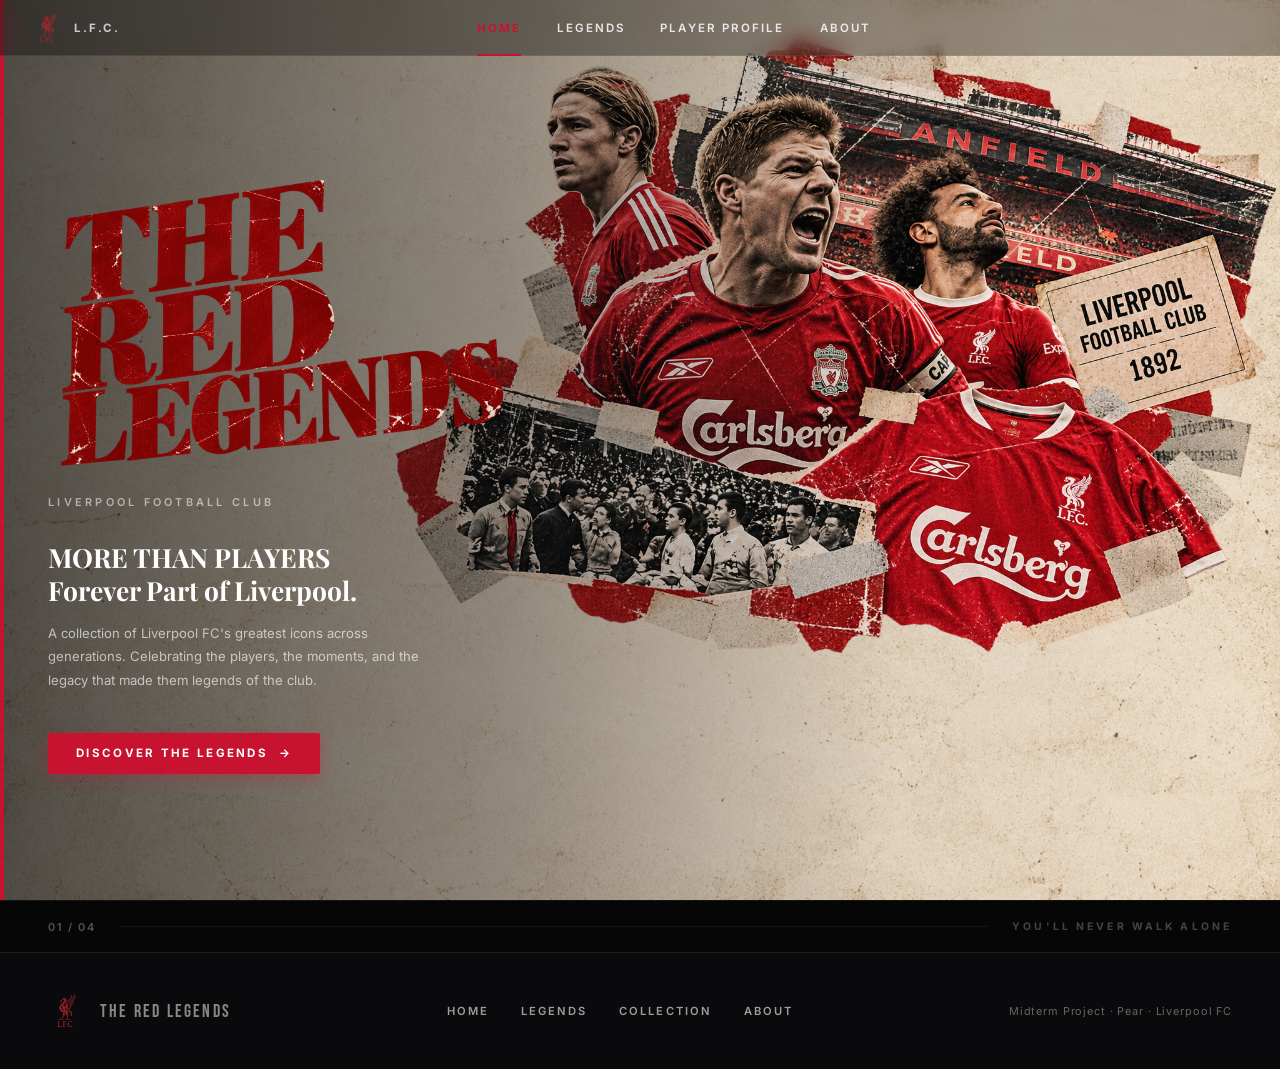
<file: index.html>
<!DOCTYPE html>
<html lang="en">
<head>
  <meta charset="UTF-8" />
  <meta name="viewport" content="width=device-width, initial-scale=1.0" />
  <title>The Red Legends — Liverpool FC</title>
  <link rel="stylesheet" href="css/global.css" />
  <link rel="stylesheet" href="css/home.css" />
  <style>
    .site-nav {
      background: rgba(0, 0, 0, 0.35) !important;
      border-bottom: 1px solid rgba(255,255,255,0.08) !important;
    }
  </style>
</head>
<body class="home-page">

<nav class="site-nav"></nav>

<div class="home-wrap">

  <section class="home-hero">

    <div class="hero-scrapbook-bg">
      <img src="image/Element/Liverpool FC Vintage Scrapbook Collage.png"
           alt="Liverpool FC Vintage Scrapbook Collage" />
    </div>

    <div class="hero-grad"></div>

    <div class="hero-stripe"></div>

    <div class="hero-content">
      <img src="image/Element/Distressed Red Legends Typography.png"
           alt="THE RED LEGENDS"
           style="max-width:520px;width:100%;height:auto;display:block;margin-bottom:1.25rem;" />
      <p class="hero-club">Liverpool Football Club</p>
      <p class="hero-tagline">MORE THAN PLAYERS<br>Forever Part of Liverpool.</p>
      <p class="hero-desc">
A collection of Liverpool FC's greatest icons across generations. Celebrating the players, the moments, and the legacy that made them legends of the club.
      </p>
      <a href="story.html" class="btn-cta">DISCOVER THE LEGENDS &nbsp;→</a>
    </div>

  </section>

  <div class="home-bottom-bar">
    <span class="bottom-bar-num">01 / 04</span>
    <div class="bottom-bar-line"></div>
    <span class="bottom-bar-text">YOU'LL NEVER WALK ALONE</span>
  </div>

</div>

<footer class="site-footer">
  <div class="footer-left">
    <img class="footer-logo" src="image/Element/Logo.png" alt="LFC" />
    <span class="footer-brand">THE RED LEGENDS</span>
  </div>
  <nav class="footer-nav">
    <a href="index.html">Home</a>
    <a href="story.html">Legends</a>
    <a href="collection.html">Collection</a>
    <a href="about.html">About</a>
  </nav>
  <span class="footer-copy">Midterm Project · Pear · Liverpool FC</span>
</footer>

<script src="script.js"></script>
</body>
</html>
</file>
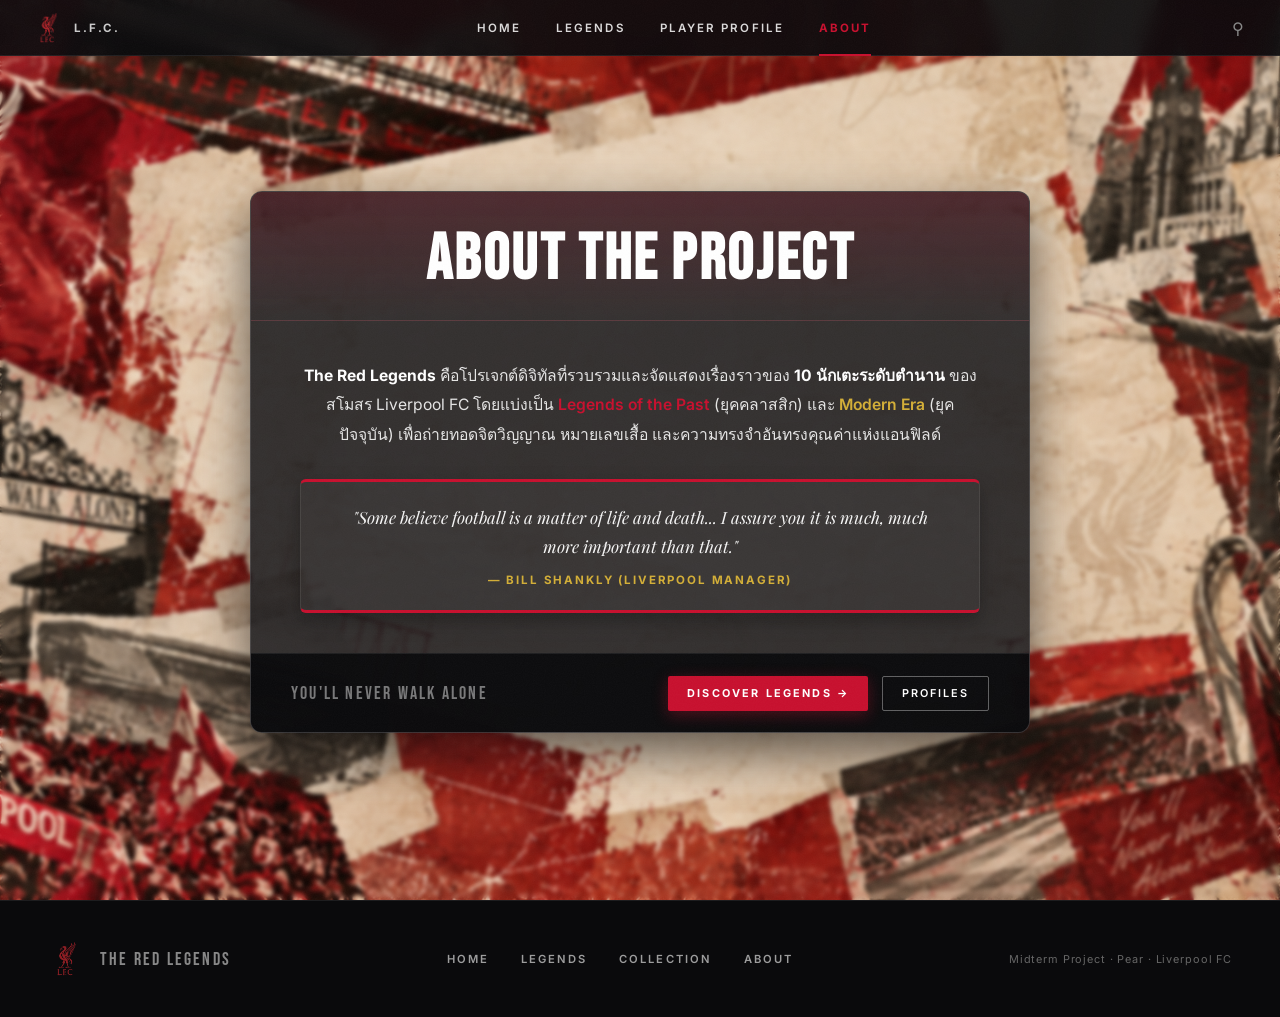
<file: about.html>
<!DOCTYPE html>
<html lang="en">
<head>
  <meta charset="UTF-8" />
  <meta name="viewport" content="width=device-width, initial-scale=1.0" />
  <title>About — The Red Legends</title>
  <link rel="stylesheet" href="css/global.css" />
  <link rel="stylesheet" href="css/about.css" />
</head>
<body class="about-page">

<nav class="site-nav"></nav>

<div class="about-wrap">

  <div class="about-card-container">

    <div class="about-compact-header">
      <div class="ach-left">
        <h1 class="ach-title">ABOUT THE PROJECT</h1>
      </div>
    </div>

    <div class="about-bento">

      <div class="bento-left">
        <p class="bento-desc">
          <strong>The Red Legends</strong> คือโปรเจกต์ดิจิทัลที่รวบรวมและจัดแสดงเรื่องราวของ 
          <strong>10 นักเตะระดับตำนาน</strong> ของสโมสร Liverpool FC โดยแบ่งเป็น 
          <span style="color:var(--red);font-weight:600;">Legends of the Past</span> (ยุคคลาสสิก) และ 
          <span style="color:var(--gold);font-weight:600;">Modern Era</span> (ยุคปัจจุบัน) 
          เพื่อถ่ายทอดจิตวิญญาณ หมายเลขเสื้อ และความทรงจำอันทรงคุณค่าแห่งแอนฟิลด์
        </p>

        <div class="bento-quote">
          <p>"Some believe football is a matter of life and death... I assure you it is much, much more important than that."</p>
          <span>— Bill Shankly (Liverpool Manager)</span>
        </div>
      </div>

    </div>

    <div class="about-action-footer">
      <span class="ynwa-text">YOU'LL NEVER WALK ALONE</span>
      <div class="action-btns">
        <a href="story.html" class="btn-cta" style="padding:0.6rem 1.2rem;font-size:0.68rem;">DISCOVER LEGENDS →</a>
        <a href="collection.html" class="btn-outline" style="padding:0.6rem 1.2rem;font-size:0.68rem;">PROFILES</a>
      </div>
    </div>

  </div>

</div>

<footer class="site-footer">
  <div class="footer-left">
    <img class="footer-logo" src="image/Element/Logo.png" alt="LFC" />
    <span class="footer-brand">THE RED LEGENDS</span>
  </div>
  <nav class="footer-nav">
    <a href="index.html">Home</a>
    <a href="story.html">Legends</a>
    <a href="collection.html">Collection</a>
    <a href="about.html">About</a>
  </nav>
  <span class="footer-copy">Midterm Project · Pear · Liverpool FC</span>
</footer>

<script src="script.js"></script>
</body>
</html>
</file>
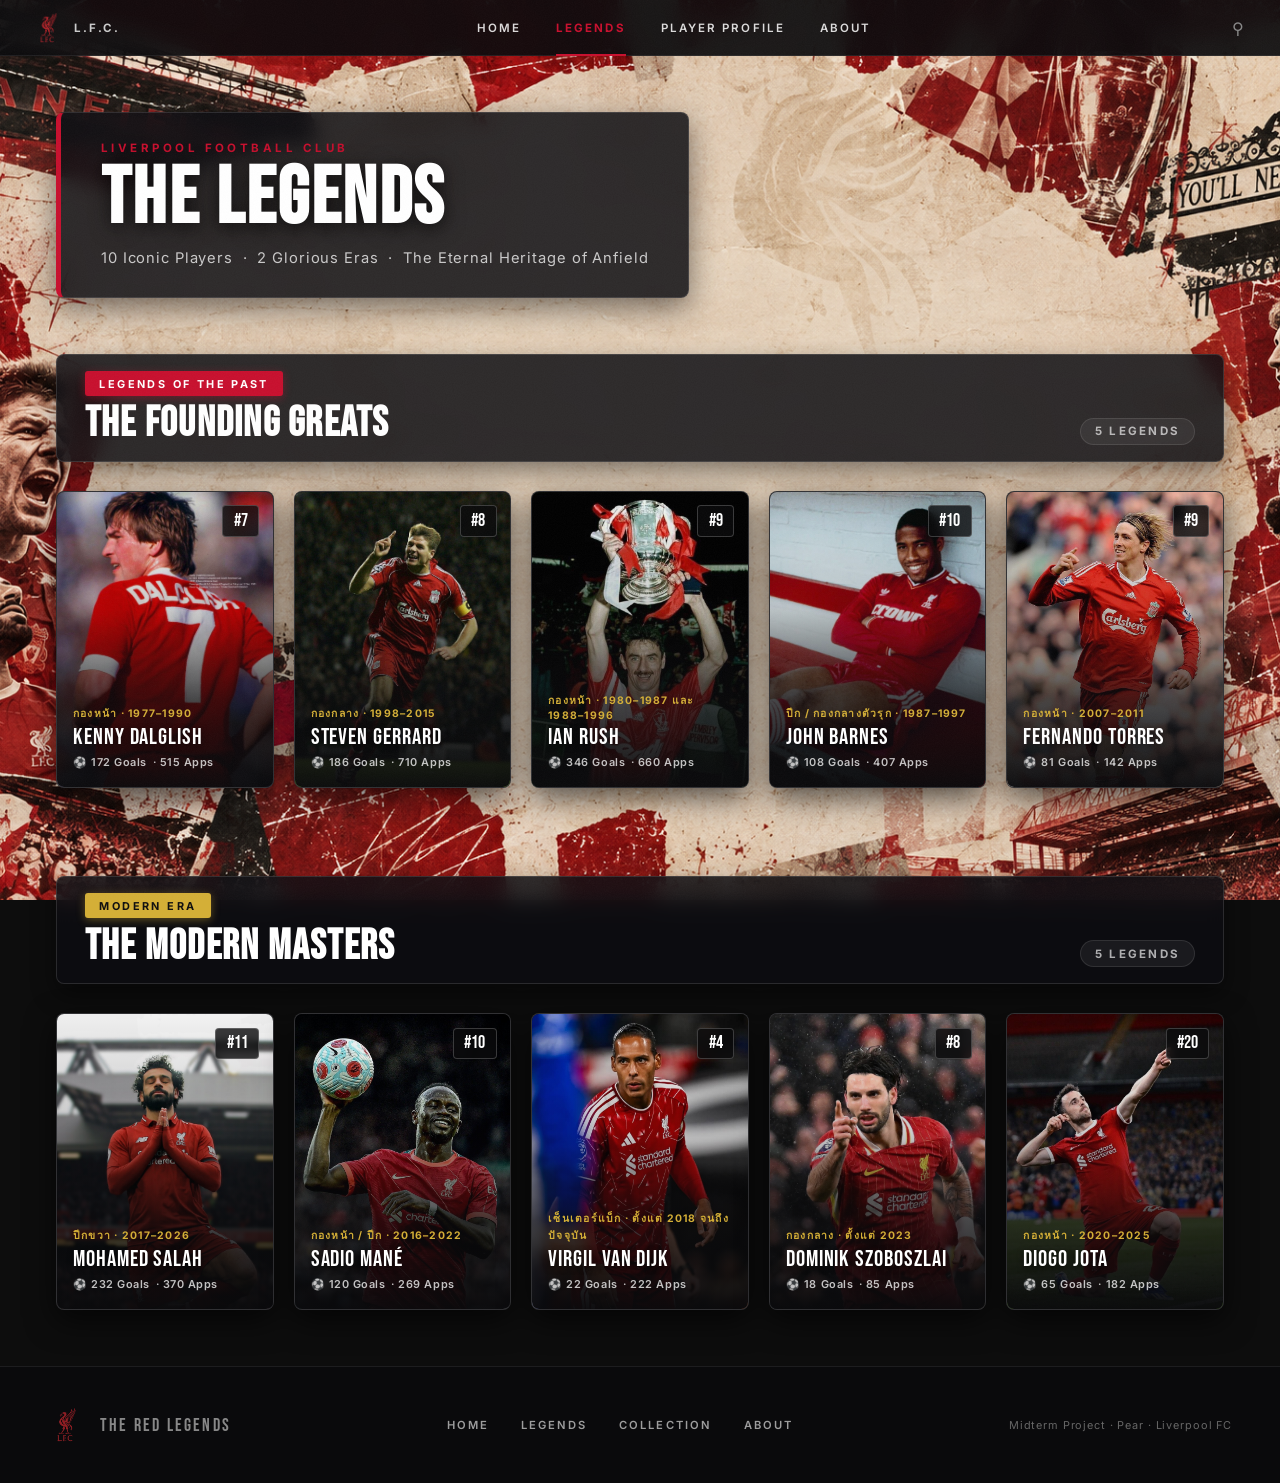
<file: story.html>
<!DOCTYPE html>
<html lang="en">
<head>
  <meta charset="UTF-8" />
  <meta name="viewport" content="width=device-width, initial-scale=1.0" />
  <title>Legends — The Red Legends</title>
  <link rel="stylesheet" href="css/global.css" />
  <link rel="stylesheet" href="css/legends.css" />
</head>
<body class="story-page">

<nav class="site-nav"></nav>

<div class="legends-wrap">

  <div class="legends-page-hero">
    <div class="legends-page-hero-inner">
      <div class="lph-label">Liverpool Football Club</div>
      <h1 class="lph-title">THE LEGENDS</h1>
      <p class="lph-sub">10 Iconic Players &nbsp;·&nbsp; 2 Glorious Eras &nbsp;·&nbsp; The Eternal Heritage of Anfield</p>
    </div>
  </div>

  <section class="era-section" id="section-past">
    <div class="era-header">
      <div>
        <div class="era-badge">Legends of the Past</div>
        <h2 class="era-title">THE FOUNDING GREATS</h2>
      </div>
      <span class="era-count">5 LEGENDS</span>
    </div>
    <div class="players-grid" id="grid-past"></div>
  </section>

  <section class="era-section" id="section-modern">
    <div class="era-header">
      <div>
        <div class="era-badge gold">Modern Era</div>
        <h2 class="era-title">THE MODERN MASTERS</h2>
      </div>
      <span class="era-count">5 LEGENDS</span>
    </div>
    <div class="players-grid" id="grid-modern"></div>
  </section>

</div>

<footer class="site-footer">
  <div class="footer-left">
    <img class="footer-logo" src="image/Element/Logo.png" alt="LFC" />
    <span class="footer-brand">THE RED LEGENDS</span>
  </div>
  <nav class="footer-nav">
    <a href="index.html">Home</a>
    <a href="story.html">Legends</a>
    <a href="collection.html">Collection</a>
    <a href="about.html">About</a>
  </nav>
  <span class="footer-copy">Midterm Project · Pear · Liverpool FC</span>
</footer>

<script src="script.js"></script>
<script>
  function makeCard(p) {
    return `
      <a href="collection.html?id=${p.id}" class="player-card" title="${p.name}">
        <img class="player-card-img" src="${p.mainImage}" alt="${p.name}" loading="lazy" />
        <div class="player-card-overlay"></div>
        <div class="player-card-num-badge">#${p.number}</div>
        <div class="player-card-info">
          <div class="player-card-meta">${p.position} · ${p.years}</div>
          <div class="player-card-name">${p.name}</div>
          <div class="player-card-stat">
            <span>⚽ ${p.goals} Goals</span>
            <span>· ${p.appearances} Apps</span>
          </div>
        </div>
        <div class="player-card-cta">View Profile →</div>
      </a>`;
  }

  document.getElementById('grid-past').innerHTML   = getPastPlayers().map(makeCard).join('');
  document.getElementById('grid-modern').innerHTML = getModernPlayers().map(makeCard).join('');
</script>
</body>
</html>
</file>
<file: css/global.css>
@import url('https://fonts.googleapis.com/css2?family=Bebas+Neue&family=Playfair+Display:ital,wght@0,700;0,900;1,700;1,900&family=Inter:wght@300;400;500;600;700&family=Caveat:wght@400;600;700&display=swap');

:root {
  --red:          #C8102E;
  --red-dk:       #8B0A1E;
  --white:        #ffffff;
  --cream:        #F0EBE0;
  --cream2:       #E5DDD0;
  --dark:         #0d0d0d;
  --dark2:        #141416;
  --dark3:        #1e1e22;
  --gold:         #D4AF37;
  --grey:         #888888;
  --font-display: 'Bebas Neue', sans-serif;
  --font-story:   'Playfair Display', serif;
  --font-body:    'Inter', sans-serif;
  --font-hand:    'Caveat', cursive;
  --ease:         cubic-bezier(0.4, 0, 0.2, 1);
}

*, *::before, *::after {
  box-sizing: border-box;
  margin: 0;
  padding: 0;
}

html {
  scroll-behavior: smooth;
}

body {
  font-family: var(--font-body);
  color: var(--white);
  overflow-x: hidden;
  background-color: #0d0d0d;
  background-image: url('../image/Background.png');
  background-size: cover;
  background-position: center top;
  background-attachment: fixed;
  background-repeat: no-repeat;
}

a {
  text-decoration: none;
  color: inherit;
}

img {
  display: block;
  max-width: 100%;
}

ul {
  list-style: none;
}

button {
  cursor: pointer;
  font-family: var(--font-body);
}

body::after {
  content: '';
  position: fixed;
  inset: 0;
  pointer-events: none;
  z-index: 9000;
  opacity: 0.035;
  background-image: url("data:image/svg+xml,%3Csvg xmlns='http://www.w3.org/2000/svg' width='200' height='200'%3E%3Cfilter id='n'%3E%3CfeTurbulence type='fractalNoise' baseFrequency='0.9' numOctaves='4' stitchTiles='stitch'/%3E%3CfeColorMatrix type='saturate' values='0'/%3E%3C/filter%3E%3Crect width='200' height='200' filter='url(%23n)'/%3E%3C/svg%3E");
}

.site-nav {
  position: fixed;
  top: 0; left: 0; right: 0;
  z-index: 1000;
  height: 56px;
  display: flex;
  align-items: center;
  justify-content: space-between;
  padding: 0 2rem;
  background: rgba(10, 10, 12, 0.92);
  backdrop-filter: blur(10px);
  border-bottom: 1px solid rgba(255,255,255,0.08);
}

.nav-logo {
  display: flex;
  align-items: center;
  gap: 0.6rem;
}

.nav-logo img {
  height: 32px;
  width: auto;
}

.nav-logo-text {
  font-size: 0.72rem;
  font-weight: 700;
  letter-spacing: 0.18em;
  color: #ccc;
}

.nav-links {
  display: flex;
  gap: 0;
}

.nav-link {
  font-size: 0.72rem;
  font-weight: 600;
  letter-spacing: 0.18em;
  text-transform: uppercase;
  color: rgba(255, 255, 255, 0.85);
  padding: 0 1.1rem;
  height: 56px;
  display: flex;
  align-items: center;
  position: relative;
  transition: color 0.2s;
}

.nav-link::after {
  content: '';
  position: absolute;
  bottom: 0; left: 1.1rem; right: 1.1rem;
  height: 2px;
  background: var(--red);
  transform: scaleX(0);
  transition: transform 0.25s var(--ease);
}

.nav-link:hover { color: var(--white); }
.nav-link:hover::after { transform: scaleX(1); }
.nav-link.active { color: var(--red); font-weight: 700; }
.nav-link.active::after { transform: scaleX(1); }

.nav-actions {
  display: flex;
  align-items: center;
  gap: 0.9rem;
}

.nav-icon {
  background: none;
  border: none;
  color: #888;
  font-size: 1rem;
  padding: 0.25rem;
  transition: color 0.2s;
}
.nav-icon:hover { color: var(--white); }

.hamburger {
  display: none;
  flex-direction: column;
  gap: 4px;
  background: none;
  border: none;
  padding: 4px;
}
.hamburger span {
  display: block;
  width: 22px; height: 2px;
  background: #aaa;
  transition: 0.2s;
}

@media (max-width: 768px) {
  .nav-links {
    display: none;
    position: fixed;
    top: 56px; left: 0; right: 0;
    background: rgba(14, 14, 18, 0.98);
    backdrop-filter: blur(12px);
    flex-direction: column;
    padding: 1.5rem 2rem;
    border-bottom: 1px solid rgba(255,255,255,0.1);
    box-shadow: 0 20px 40px rgba(0,0,0,0.7);
  }
  .nav-links.open { display: flex; }
  .hamburger { display: flex; }
  .nav-link { height: 44px; padding: 0; }
  .nav-link::after { display: none; }
}

.btn-cta {
  display: inline-flex;
  align-items: center;
  gap: 0.75rem;
  background: var(--red);
  color: var(--white);
  font-size: 0.72rem;
  font-weight: 700;
  letter-spacing: 0.2em;
  text-transform: uppercase;
  padding: 0.85rem 1.75rem;
  border: none;
  border-radius: 2px;
  box-shadow: 0 4px 15px rgba(200,16,46,0.35);
  transition: all 0.25s var(--ease);
}
.btn-cta:hover {
  background: var(--red-dk);
  transform: translateY(-2px);
  box-shadow: 0 8px 25px rgba(200,16,46,0.5);
  color: var(--white);
}

.btn-outline {
  display: inline-flex;
  align-items: center;
  gap: 0.5rem;
  background: transparent;
  color: var(--white);
  font-size: 0.7rem;
  font-weight: 600;
  letter-spacing: 0.18em;
  text-transform: uppercase;
  padding: 0.7rem 1.4rem;
  border: 1px solid rgba(255,255,255,0.35);
  border-radius: 2px;
  transition: all 0.25s var(--ease);
}
.btn-outline:hover {
  border-color: var(--white);
  background: rgba(255,255,255,0.08);
  transform: translateY(-2px);
  color: var(--white);
}

.btn-dark {
  display: inline-flex;
  align-items: center;
  gap: 0.5rem;
  background: var(--dark);
  color: var(--white);
  font-size: 0.7rem;
  font-weight: 600;
  letter-spacing: 0.18em;
  text-transform: uppercase;
  padding: 0.7rem 1.4rem;
  border: 1px solid #333;
  border-radius: 2px;
  transition: 0.2s;
}

.site-footer {
  background: #0a0a0c;
  padding: 2.5rem 3rem;
  display: flex;
  align-items: center;
  justify-content: space-between;
  border-top: 1px solid rgba(255,255,255,0.08);
  flex-wrap: wrap;
  gap: 1.5rem;
  position: relative;
  z-index: 10;
}

.footer-left {
  display: flex;
  align-items: center;
  gap: 1rem;
}
.footer-logo {
  height: 36px;
  opacity: 0.85;
}

.footer-brand {
  font-family: var(--font-display);
  font-size: 1.15rem;
  letter-spacing: 0.12em;
  color: #888;
}

.footer-nav {
  display: flex;
  gap: 2rem;
}
.footer-nav a {
  font-size: 0.7rem;
  font-weight: 600;
  letter-spacing: 0.18em;
  text-transform: uppercase;
  color: rgba(255,255,255,0.6);
  transition: color 0.2s;
}
.footer-nav a:hover { color: var(--red); }

.footer-copy {
  font-size: 0.68rem;
  color: #666;
  letter-spacing: 0.08em;
}

@media (max-width: 768px) {
  .site-footer {
    flex-direction: column;
    align-items: flex-start;
    padding: 2rem 1.5rem;
  }
}

.lightbox {
  display: none;
  position: fixed;
  inset: 0;
  z-index: 9999;
  background: rgba(0,0,0,0.96);
  align-items: center;
  justify-content: center;
  backdrop-filter: blur(8px);
}
.lightbox.open { display: flex; }
.lb-img {
  max-width: 90vw;
  max-height: 88vh;
  object-fit: contain;
  border-radius: 4px;
  box-shadow: 0 20px 60px rgba(0,0,0,0.8);
}
.lb-close {
  position: absolute;
  top: 1.5rem; right: 2rem;
  background: none;
  border: none;
  color: var(--white);
  font-size: 2.2rem;
  opacity: 0.7;
  transition: opacity 0.2s, transform 0.2s;
  line-height: 1;
}
.lb-close:hover {
  opacity: 1;
  transform: scale(1.1);
}
</file>
<file: css/home.css>
.home-page .site-nav,
body.is-home .site-nav {
  background: rgba(0, 0, 0, 0.35) !important;
  border-bottom: 1px solid rgba(255,255,255,0.08) !important;
}

.home-wrap {
  padding-top: 0;
  position: relative;
  overflow: hidden;
}

.home-hero {
  position: relative;
  min-height: 100vh;
  display: flex;
  align-items: center;
  overflow: hidden;
}

.hero-scrapbook-bg {
  position: absolute;
  inset: 0;
  z-index: 0;
  overflow: hidden;
}

.hero-scrapbook-bg img {
  position: absolute;
  top: 3%;
  bottom: 0;
  left: 26%;
  width: 75%;
  object-fit: cover;
  object-position: center;
  max-width: none;
}

.hero-grad {
  position: absolute;
  inset: 0;
  z-index: 1;
  pointer-events: none;
  background: linear-gradient(
    to right,
    rgba(10, 10, 10, 0.70) 0%,
    rgba(10, 10, 10, 0.40) 40%,
    rgba(0, 0, 0, 0.05) 70%,
    transparent 100%
  );
}

.hero-stripe {
  position: absolute;
  left: 0; top: 0; bottom: 0;
  width: 4px;
  background: var(--red);
  z-index: 3;
}

.hero-content {
  position: relative;
  z-index: 2;
  padding: calc(56px + 3rem) 3rem 4rem;
  max-width: 560px;
}

.hero-title {
  font-family: var(--font-display);
  font-size: clamp(4.5rem, 11vw, 9rem);
  line-height: 0.88;
  color: var(--white);
  margin-bottom: 1.25rem;
}
.hero-title .t-red { color: var(--red); }

.hero-club {
  font-size: 0.68rem;
  font-weight: 600;
  letter-spacing: 0.3em;
  text-transform: uppercase;
  color: rgba(255,255,255,0.55);
  margin-bottom: 2rem;
}

.hero-tagline {
  font-family: var(--font-story);
  font-size: clamp(1.2rem, 2.5vw, 1.65rem);
  font-weight: 700;
  line-height: 1.25;
  color: var(--white);
  margin-bottom: 0.9rem;
}

.hero-desc {
  font-size: 0.82rem;
  line-height: 1.8;
  color: rgba(255,255,255,0.65);
  margin-bottom: 2.5rem;
  max-width: 380px;
}

.home-bottom-bar {
  height: 52px;
  background: rgba(0,0,0,0.55);
  border-top: 1px solid rgba(255,255,255,0.06);
  display: flex;
  align-items: center;
  padding: 0 3rem;
  gap: 1.5rem;
}
.bottom-bar-num  { font-size: 0.68rem; font-weight: 600; letter-spacing: 0.15em; color: #555; white-space: nowrap; }
.bottom-bar-line { flex: 1; height: 1px; background: rgba(255,255,255,0.06); }
.bottom-bar-text { font-size: 0.65rem; font-weight: 700; letter-spacing: 0.3em; text-transform: uppercase; color: #444; white-space: nowrap; }

@media (max-width: 768px) {
  .hero-content { padding: calc(56px + 2rem) 1.5rem 3rem; }
  .home-bottom-bar { padding: 0 1.5rem; }
}
</file>
<file: css/about.css>
body.about-page {
  background-image: url('../image/AboutPage_Background.png') !important;
  background-size: cover;
  background-position: center top;
  background-attachment: fixed;
  background-repeat: no-repeat;
}

.about-wrap {
  padding-top: 56px;
  min-height: 100vh;
  backdrop-filter: blur(2px);
  display: flex;
  flex-direction: column;
  justify-content: center;
  align-items: center;
  padding-bottom: 2rem;
}

.about-card-container {
  max-width: 780px;
  width: 90%;
  margin: 2.5rem auto;
  background: rgba(20, 20, 24, 0.85);
  border: 1px solid rgba(255,255,255,0.12);
  border-radius: 12px;
  box-shadow: 0 20px 50px rgba(0,0,0,0.6);
  overflow: hidden;
}

.about-compact-header {
  padding: 2.4rem 2.5rem 1.8rem;
  border-bottom: 1px solid rgba(255,255,255,0.08);
  background: linear-gradient(180deg, rgba(200,16,46,0.18) 0%, transparent 100%);
  display: flex;
  flex-direction: column;
  align-items: center;
  justify-content: center;
  text-align: center;
}

.ach-left {
  display: flex;
  flex-direction: column;
  align-items: center;
  justify-content: center;
  text-align: center;
  width: 100%;
}

.ach-left .ach-tag {
  font-size: 0.72rem;
  font-weight: 700;
  letter-spacing: 0.28em;
  text-transform: uppercase;
  color: var(--red);
  margin-bottom: 0.35rem;
  text-align: center;
}

.ach-left .ach-title {
  font-family: var(--font-display);
  font-size: clamp(2.5rem, 5.5vw, 4rem);
  line-height: 0.95;
  color: var(--white);
  letter-spacing: 0.04em;
  text-align: center;
}

.about-bento {
  padding: 2.5rem 3rem;
  display: flex;
  flex-direction: column;
  align-items: center;
  text-align: center;
}

.bento-left {
  display: flex;
  flex-direction: column;
  align-items: center;
  text-align: center;
  gap: 1.8rem;
  max-width: 680px;
}

.bento-desc {
  font-size: 0.98rem;
  line-height: 1.9;
  color: rgba(255,255,255,0.88);
}
.bento-desc strong { color: var(--white); }

.bento-quote {
  background: rgba(255,255,255,0.03);
  border: 1px solid rgba(255,255,255,0.08);
  border-top: 3px solid var(--red);
  border-bottom: 3px solid var(--red);
  padding: 1.35rem 2rem;
  border-radius: 6px;
  width: 100%;
  box-shadow: 0 8px 20px rgba(0,0,0,0.3);
}

.bento-quote p {
  font-family: var(--font-story);
  font-style: italic;
  font-size: 1.05rem;
  color: rgba(255,255,255,0.95);
  line-height: 1.7;
  margin-bottom: 0.5rem;
}

.bento-quote span {
  font-size: 0.72rem;
  font-weight: 700;
  letter-spacing: 0.16em;
  text-transform: uppercase;
  color: var(--gold);
}

.about-action-footer {
  padding: 1.35rem 2.5rem;
  background: rgba(10, 10, 12, 0.95);
  border-top: 1px solid rgba(255,255,255,0.08);
  display: flex;
  align-items: center;
  justify-content: space-between;
  flex-wrap: wrap;
  gap: 1rem;
}

.ynwa-text {
  font-family: var(--font-display);
  font-size: 1.15rem;
  letter-spacing: 0.12em;
  color: rgba(255,255,255,0.45);
}

.action-btns {
  display: flex;
  gap: 0.85rem;
}

@media (max-width: 768px) {
  .about-bento { padding: 1.75rem 1.5rem; }
  .about-compact-header, .about-action-footer { padding: 1.5rem; }
  .about-action-footer { flex-direction: column; text-align: center; }
  .bento-quote { padding: 1.1rem 1.25rem; }
}
</file>
<file: css/legends.css>
body.story-page {
  background-image: url('../image/StoryPage_Background.png') !important;
  background-size: cover;
  background-position: center top;
  background-attachment: fixed;
  background-repeat: no-repeat;
}

.legends-wrap {
  padding-top: 56px;
  min-height: 100vh;
  background: transparent;
  position: relative;
  max-width: 1380px;
  margin: 0 auto;
}

.legends-page-hero {
  padding: 3.5rem 3.5rem 1.5rem;
  position: relative;
  border-bottom: none;
}

.legends-page-hero-inner {
  background: rgba(14, 14, 18, 0.85);
  backdrop-filter: blur(10px);
  border: 1px solid rgba(255,255,255,0.12);
  border-left: 5px solid var(--red);
  padding: 1.75rem 2.5rem;
  border-radius: 8px;
  display: inline-block;
  box-shadow: 0 10px 30px rgba(0,0,0,0.5);
}

.lph-label {
  font-size: 0.72rem;
  font-weight: 700;
  letter-spacing: 0.3em;
  text-transform: uppercase;
  color: var(--red);
  margin-bottom: 0.4rem;
}

.lph-title {
  font-family: var(--font-display);
  font-size: clamp(3rem, 6.5vw, 5rem);
  line-height: 0.95;
  color: var(--white);
  margin-bottom: 0.6rem;
  letter-spacing: 0.03em;
  text-shadow: 0 4px 20px rgba(0,0,0,0.8);
}

.lph-sub {
  font-size: 0.92rem;
  color: rgba(255,255,255,0.75);
  letter-spacing: 0.06em;
  line-height: 1.5;
}

.era-section {
  padding: 2rem 3.5rem 3.5rem;
  position: relative;
}

.era-header {
  display: flex;
  align-items: flex-end;
  justify-content: space-between;
  margin-bottom: 1.8rem;
  flex-wrap: wrap;
  gap: 1rem;
  background: rgba(14, 14, 18, 0.85);
  backdrop-filter: blur(10px);
  border: 1px solid rgba(255,255,255,0.12);
  border-radius: 8px;
  padding: 1rem 1.75rem;
  box-shadow: 0 10px 25px rgba(0,0,0,0.45);
}

.era-badge {
  display: inline-block;
  background: var(--red);
  color: var(--white);
  font-size: 0.68rem;
  font-weight: 700;
  letter-spacing: 0.22em;
  text-transform: uppercase;
  padding: 0.35rem 0.9rem;
  border-radius: 3px;
  margin-bottom: 0.45rem;
  box-shadow: 0 2px 8px rgba(200,16,46,0.4);
}

.era-badge.gold {
  background: var(--gold);
  color: #111;
  box-shadow: 0 2px 8px rgba(212,175,55,0.4);
}

.era-title {
  font-family: var(--font-display);
  font-size: clamp(1.8rem, 3.5vw, 2.6rem);
  color: var(--white);
  line-height: 1;
  letter-spacing: 0.03em;
}

.era-count {
  font-size: 0.72rem;
  font-weight: 700;
  letter-spacing: 0.2em;
  text-transform: uppercase;
  color: rgba(255,255,255,0.65);
  background: rgba(255,255,255,0.06);
  padding: 0.35rem 0.85rem;
  border-radius: 20px;
  border: 1px solid rgba(255,255,255,0.1);
}

.players-grid {
  display: grid;
  grid-template-columns: repeat(5, 1fr);
  gap: 1.25rem;
}

.player-card {
  position: relative;
  aspect-ratio: 3 / 4.1;
  overflow: hidden;
  cursor: pointer;
  display: block;
  background: #151518;
  border-radius: 8px;
  border: 1px solid rgba(255,255,255,0.12);
  box-shadow: 0 10px 30px rgba(0,0,0,0.65);
  transition: all 0.35s cubic-bezier(0.4, 0, 0.2, 1);
}

.player-card:hover {
  transform: translateY(-8px);
  border-color: var(--red);
  box-shadow: 0 18px 40px rgba(200,16,46,0.45), 0 0 15px rgba(200,16,46,0.25);
}

.player-card-img {
  position: absolute;
  inset: 0;
  width: 100%; height: 100%;
  object-fit: cover;
  object-position: top center;
  transition: transform 0.5s cubic-bezier(0.4,0,0.2,1);
}

.player-card:hover .player-card-img {
  transform: scale(1.06);
}

.player-card-overlay {
  position: absolute;
  inset: 0;
  background: linear-gradient(
    to top,
    rgba(10,10,12,0.98) 0%,
    rgba(10,10,12,0.75) 30%,
    rgba(10,10,12,0.20) 60%,
    transparent 100%
  );
  transition: background 0.3s;
}

.player-card:hover .player-card-overlay {
  background: linear-gradient(
    to top,
    rgba(180,12,36,0.95) 0%,
    rgba(180,12,36,0.60) 35%,
    rgba(10,10,12,0.15) 70%,
    transparent 100%
  );
}

.player-card-num-badge {
  position: absolute;
  top: 0.85rem;
  right: 0.85rem;
  background: rgba(10,10,12,0.8);
  backdrop-filter: blur(4px);
  border: 1px solid rgba(255,255,255,0.2);
  color: var(--white);
  font-family: var(--font-display);
  font-size: 1.15rem;
  line-height: 1;
  padding: 0.35rem 0.65rem;
  border-radius: 4px;
  z-index: 2;
  transition: all 0.3s;
}

.player-card:hover .player-card-num-badge {
  background: var(--red);
  border-color: var(--white);
}

.player-card-info {
  position: absolute;
  bottom: 0; left: 0; right: 0;
  padding: 1.15rem 1rem;
  z-index: 2;
}

.player-card-meta {
  font-size: 0.65rem;
  font-weight: 700;
  letter-spacing: 0.12em;
  text-transform: uppercase;
  color: var(--gold);
  margin-bottom: 0.2rem;
}

.player-card-name {
  font-family: var(--font-display);
  font-size: 1.45rem;
  letter-spacing: 0.04em;
  color: var(--white);
  line-height: 1.05;
  text-shadow: 0 2px 6px rgba(0,0,0,0.6);
}

.player-card-stat {
  font-size: 0.68rem;
  font-weight: 600;
  color: rgba(255,255,255,0.75);
  letter-spacing: 0.05em;
  margin-top: 0.35rem;
  display: flex;
  align-items: center;
  gap: 0.35rem;
}

.player-card-cta {
  position: absolute;
  top: 50%; left: 50%;
  transform: translate(-50%, -20%);
  opacity: 0;
  transition: all 0.3s cubic-bezier(0.4, 0, 0.2, 1);
  background: var(--white);
  color: var(--red);
  font-size: 0.68rem;
  font-weight: 700;
  letter-spacing: 0.16em;
  text-transform: uppercase;
  padding: 0.6rem 1.3rem;
  border-radius: 30px;
  white-space: nowrap;
  box-shadow: 0 8px 20px rgba(0,0,0,0.5);
  z-index: 3;
}

.player-card:hover .player-card-cta {
  opacity: 1;
  transform: translate(-50%, -50%);
}

@media (max-width: 1200px) {
  .players-grid { grid-template-columns: repeat(3, 1fr); gap: 1.25rem; }
  .era-section { padding: 2rem 2rem 3rem; }
  .legends-page-hero { padding: 3rem 2rem 1rem; }
}

@media (max-width: 768px) {
  .players-grid { grid-template-columns: repeat(2, 1fr); gap: 1rem; }
  .era-section { padding: 1.75rem 1.25rem 2.5rem; }
  .legends-page-hero { padding: 2.5rem 1.25rem 1rem; }
  .player-card-name { font-size: 1.3rem; }
}

@media (max-width: 480px) {
  .players-grid { grid-template-columns: 1fr; max-width: 320px; margin: 0 auto; }
}
</file>
